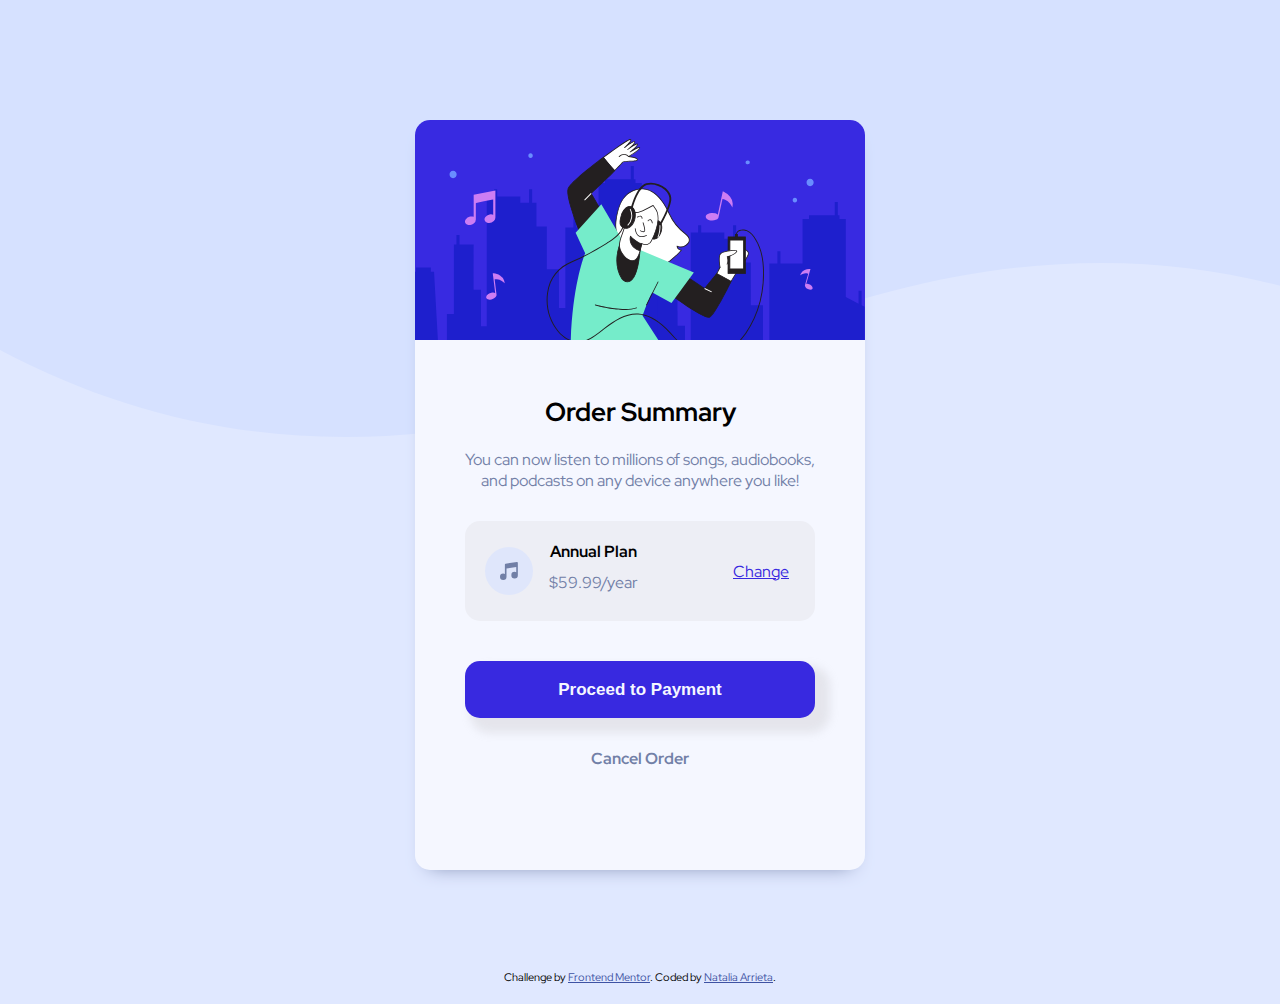
<file: Frontend mentor/index.html>
<!DOCTYPE html>
<html lang="en">
  <head>
    <meta charset="UTF-8">
    <meta http-equiv="X-UA-Compatible" content="IE=edge">
    <meta name="viewport" content="width=device-width, initial-scale=1.0">
    <link rel="stylesheet" href="./resources/css/index.css">
    <title>Frontend Mentor | Order summary card</title>
  </head>
    <body>
          <div class="container">
            <div class="box-1">
              <img src="../Frontend mentor/resources/images/illustration-hero.svg" alt="">
            </div>
              <div class="box-2">
                  <h3>Order Summary</h3>
                  <p>You can now listen to millions of songs, audiobooks, and podcasts on any
                    device anywhere you like!</p>
                      <div class="container-widget">
                        <div class="box-widget-1"><img src="../Frontend mentor/resources/images/icon-music.svg" alt=""></div>
                          <div class="box-widget-texto">
                            <h4>Annual Plan</h4>
                            <p>$59.99/year</p>
                          </div>
                        <div class="box-widget-2"><a href="">Change</a></div>
                      </div>
                    <button class="payment">Proceed to Payment</button>
                    <p class="cancel"><a href="">Cancel Order</a></p>
                  </div>
              </div>
          </div>
      <div class="attribution"> Challenge by <a href="https://www.frontendmentor.io?ref=challenge" target="_blank">Frontend Mentor</a>.
            Coded by <a href="#">Natalia Arrieta</a>.</div>
    </body>
</html>
</file>
<file: Frontend mentor/resources/css/index.css>
/* font */
@import url('https://fonts.googleapis.com/css2?family=Red+Hat+Display:wght@500;700;900&display=swap');
/* variables */
:root {
--Pale-blue: hsl(225, 100%, 94%);
--Bright-blue: hsl(245, 75%, 52%);
--Very-pale-blue: hsl(225, 100%, 98%);
--Desaturated-blue: hsl(224, 23%, 55%);
--Dark-blue: hsl(223, 47%, 23%);
}

/* initialization */
* {
  box-sizing: border-box;
  margin:0;
  padding:0;
}

/* body por defecto*/
body{
  background-color: var(--Pale-blue);
  background-image: url("../images/pattern-background-desktop.svg");
  background-repeat:repeat-x;
  font-family:'Red Hat Display', sans-serif;
  padding: 20px 20px;
}

/*pantallas mas grandes a 375px*/

@media screen and (min-width:375px){
body {background-color: var(--Pale-blue);
  background-image: url("../images/pattern-background-desktop.svg");
  background-repeat:repeat-x;
  font-family:'Red Hat Display', sans-serif;
  padding: 20px 20px;
}

.container{
  display:flex;
  flex-direction: column;
  align-self: center;
  width:450px;
  height:750px;
  margin:100px auto;
  background:var(--Very-pale-blue);
  border-top-left-radius:15px;
  border-top-right-radius:15px;
  border-bottom-left-radius: 15px;
  border-bottom-right-radius:15px;
  box-shadow: hsl(224, 23%, 55%) 0px 10px 20px -14px;
}

.box-1 img {
  width:450px;
  height:220px;
  border-top-left-radius:15px;
  border-top-right-radius:15px;
}

.box-2 {
  display:flex;
  flex-direction: column;
  width:450px;
  height:220px;
}

.box-2 h3{
  display:flex;
  flex-direction: column;
  align-content:center;
  text-align: center;
  padding-top:50px;
  padding-bottom: 20px;
  font-family:'Red Hat Display', sans-serif;
  font-size: 26px;
}

.box-2 p{
  display:flex;
  flex-direction: column;
  align-content:center;
  text-align: center;
  padding-right: 50px;
  padding-left: 50px;
  padding-bottom: 30px;
  color:var(--Desaturated-blue);
}

.container-widget {
    display:flex;
    align-self: center;
    padding-top:50px;
    padding-bottom: 20px;
    background:#edeef5;
    border-top-left-radius:15px;
    border-top-right-radius:15px;
    border-bottom-left-radius: 15px;
    border-bottom-right-radius:15px;
    width:350px;
    height:100px;
}

.box-widget-1 {
  display:flex;
  align-self: center;
  padding-bottom: 30px;
  padding-left: 20px;
}

.box-widget-texto{
  display:flex;
  flex-direction: column;
  align-items: center;
  width:120px;
  height:55px;
  margin-top: -30px;
}

.box-widget-texto h4{
  display:flex;
  flex-direction: column;
  align-items: center;
  margin-bottom: 10px;
}

.box-widget-2 {
  display:flex;
  align-items: center;
  margin-bottom: 50px;
  margin-left: 80px;
}

.box-widget-2 a {
  font-size: 16px;
  color:var(--Bright-blue);
}

.payment {
    align-self: center;
    padding-top:20px;
    padding-bottom:20px;
    margin-top:40px;
    background:var(--Bright-blue);
    border-top-left-radius:15px;
    border-top-right-radius:15px;
    border-bottom-left-radius:15px;
    border-bottom-right-radius:15px;
    border-style: none;
    color:var(--Very-pale-blue);
    font-weight: bold;
    width:350px;
    height:100px;
    transition: all 0.5s;
    cursor: pointer;
    box-shadow: unset;
    box-shadow: 10px 10px 10px 5px rgba(165, 161, 161, 0.2);
}

.payment {
  cursor: pointer;
  display: inline-block;
  position: relative;
  transition: 0.5s;
}

button{
    transition: all .5s ease;
    color: #f7f7d5;
    border: 3px solid white;
    text-align: center;
    line-height: 1;
    font-size: 17px;
    background-color : transparent;
    padding: 10px;
    outline: none;
    border-radius: 4px;
}

button:hover {
    color: #001F3F;
    background-color:#f7f7d5;
}

.cancel a {
    margin-top: 30px;
    font-weight: bold;
    text-decoration: none;
    color:var(--Desaturated-blue)
}

.attribution { font-size: 11px;
               text-align: center;
               margin-top: 100px;}
.attribution a { color: hsl(228, 45%, 44%);
}
</file>
